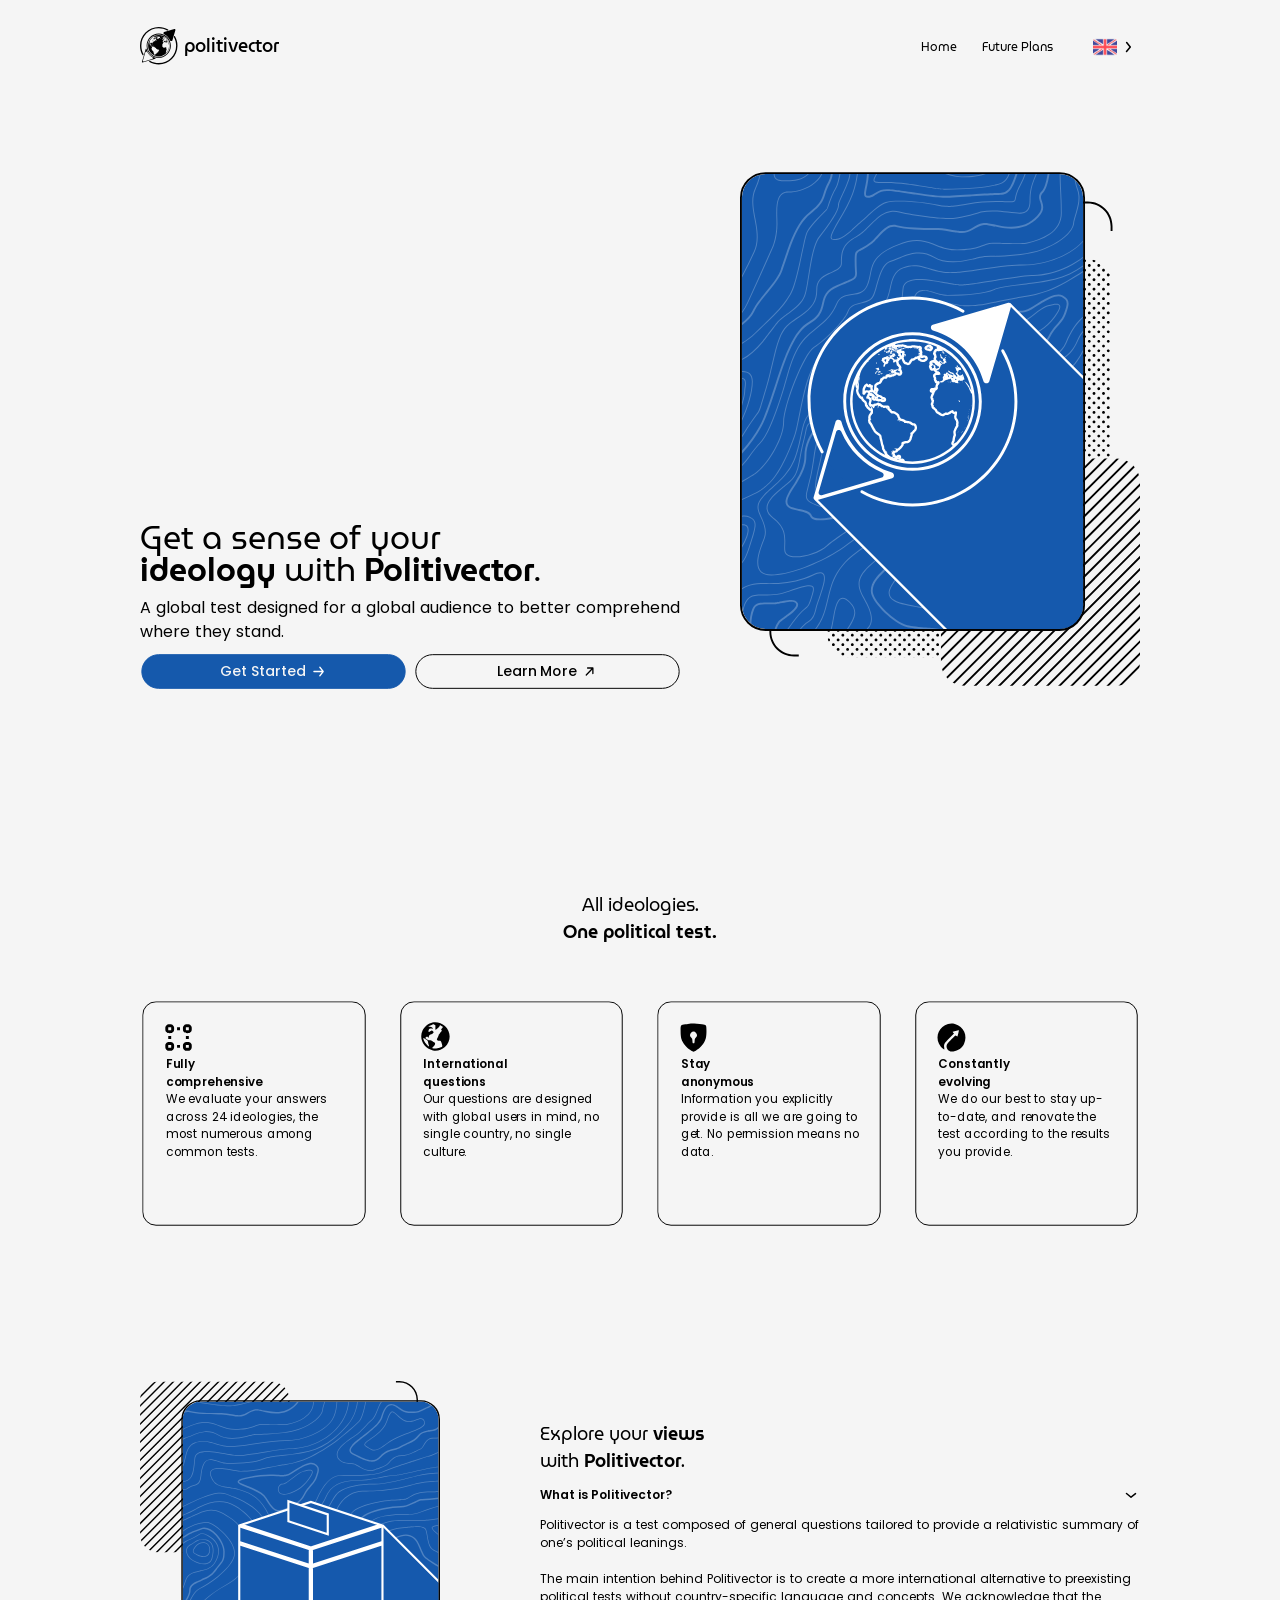
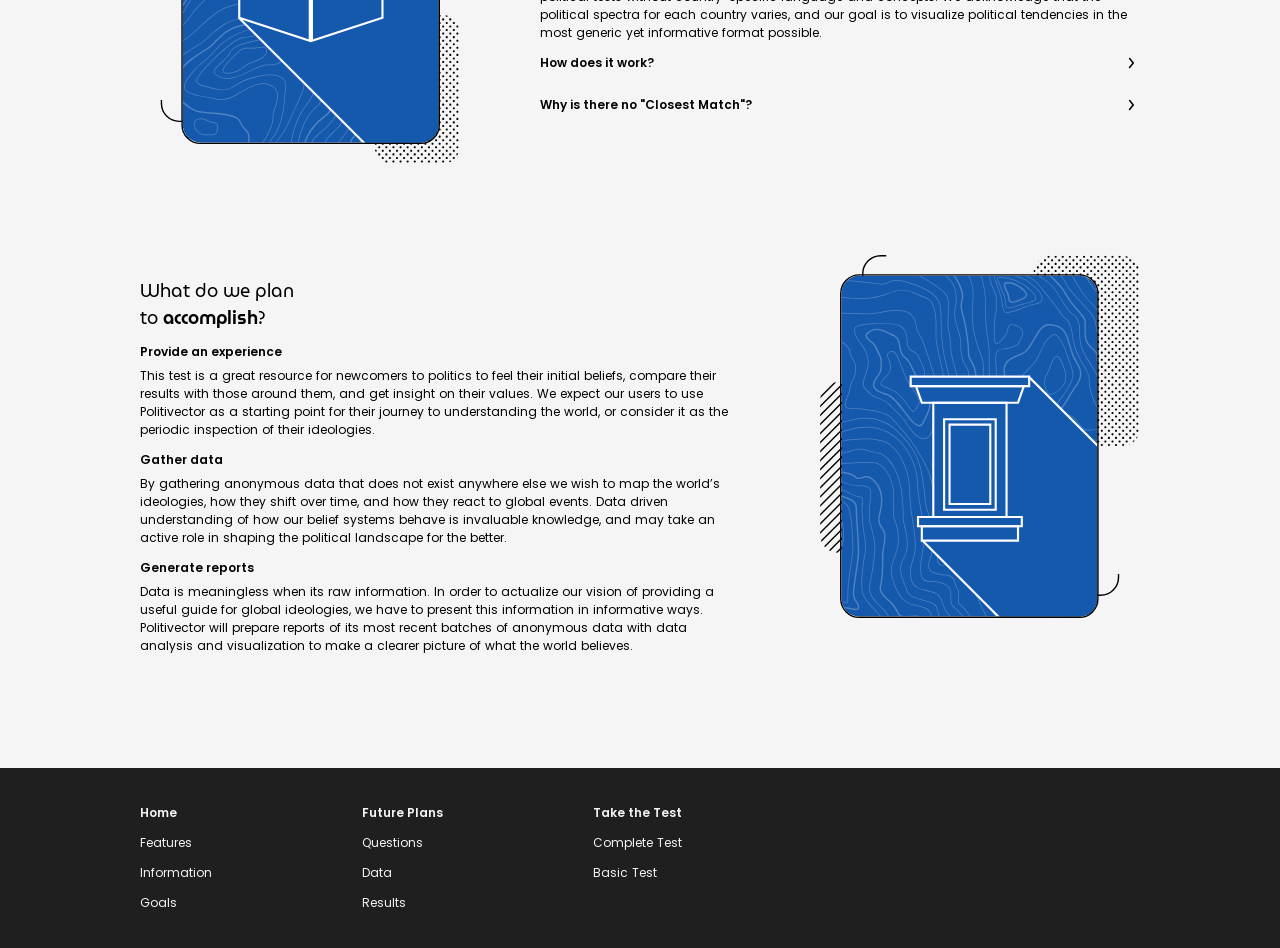
<file: index.html>
<!DOCTYPE html>
<html lang="en">
<head>
    <meta charset="UTF-8">
    <title>Politivector</title>
    <meta name="viewport" content="width=device-width, height=device-height, initial-scale=1">

    <link rel="apple-touch-icon" sizes="180x180" href="assets/favicon/apple-touch-icon.png">
    <link rel="icon" type="image/png" sizes="32x32" href="assets/favicon/favicon-32x32.png">
    <link rel="icon" type="image/png" sizes="16x16" href="assets/favicon/favicon-16x16.png">
    <link rel="manifest" href="assets/favicon/site.webmanifest">

    <link rel="stylesheet" href="css/reset.css">
    <link rel="stylesheet" href="css/fonts.css">
    <link rel="stylesheet" href="css/index/index.css">

    <!-- i18n must run before deferred scripts so window.__locale is available -->
    <script src="scripts/_i18n.js"></script>
    <script src="scripts/_menu.js" defer></script>
    <script src="scripts/_language.js" defer></script>
    <script src="scripts/_variant_font.js" defer></script>
    <script src="scripts/_accordion.js" defer></script>
    <script src="scripts/_select.js" defer></script>
    <script src="scripts/_reveal.js" defer></script>
</head>
<body>
<div id="select">
    <div id="popup">
        <svg id="popup-cancel" viewBox="0 0 24 24">
            <rect x="9" y="9" width="12" height="1.25" rx=".95" ry=".95"></rect>
        </svg>
        <p class="semi-bold" data-i18n="test-select-title"></p>
        <button id="start-complete-button" class="button primary no-arrow"
                data-i18n="test-select-complete-button"></button>
        <p class="question-count" data-i18n="test-select-complete-info"></p>
        <p data-i18n="test-select-divider"></p>
        <button id="start-basic-button" class="button secondary no-arrow" data-i18n="test-select-basic-button"></button>
        <p class="question-count" data-i18n="test-select-basic-info"></p>
    </div>
    <div id="overlay"></div>
</div>
<div class="grid-container">
    <!-- nav -->
    <header id="nav">
        <div id="logo-container">

            <p id="type-logo">politivector</p>
        </div>
        <svg id="menu-icon" viewBox="0 0 24 24" fill="var(--clr-text-primary)" class="closed">
            <rect class="line top" x="3" y="6" width="18" height="2" rx=".95" ry=".95"></rect>
            <rect class="line middle" x="3" y="11" width="18" height="2" rx=".95" ry=".95"></rect>
            <rect class="line bottom" x="3" y="16" width="18" height="2" rx=".95" ry=".95"></rect>
        </svg>
    </header>
    <div id="menu">
        <ul id="menu-list">
            <li><a class="link" href="index.html" data-i18n="menu-home"></a></li>
            <li><a class="link" href="plans.html" data-i18n="menu-future-plans"></a></li>
            <li>
                <div id="language-selector"><!-- Generated by JS --></div>
            </li>
        </ul>
    </div>
    <!-- /nav -->

    <div id="banner">
        <h1 class="no-reveal" style="--delay: 200ms" data-i18n="banner-title"></h1>
        <h2 class="no-reveal" style="--delay: 300ms" data-i18n="banner-subtitle"></h2>
        <div class="button-container no-reveal" style="--delay: 400ms">
            <button id="get-started" class="button primary" data-i18n="banner-button-primary"></button>
            <button class="button secondary" onclick="window.location.href='plans.html'"
                    data-i18n="banner-button-secondary"></button>
        </div>
    </div>
    <div id="hero">
        <object data="assets/index/illustrations/mobile/hero.svg" class="mobile no-reveal" style="--delay: 100ms"
                type="image/svg+xml"></object>
        <object data="assets/index/illustrations/desktop/hero.svg" class="desktop no-reveal" style="--delay: 500ms"
                type="image/svg+xml"></object>
    </div>
    <div id="features">
        <h3 class="no-reveal" style="--delay: 100ms" data-i18n="features-title"></h3>
        <div class="feature-container">
            <div class="feature no-reveal" style="--delay: 200ms">
                <object data="assets/index/features/comprehensive.svg" class="feature-icon"
                        type="image/svg+xml"></object>
                <p class="feature-title" data-i18n="features-comprehensive-title"></p>
                <p class="feature-text" data-i18n="features-comprehensive-text"></p>
            </div>
            <div class="feature no-reveal" style="--delay: 300ms">
                <object data="assets/index/features/international.svg" class="feature-icon"
                        type="image/svg+xml"></object>
                <p class="feature-title" data-i18n="features-international-title"></p>
                <p class="feature-text" data-i18n="features-international-text"></p>
            </div>
            <div class="feature no-reveal" style="--delay: 400ms">
                <object data="assets/index/features/anonymous.svg" class="feature-icon" type="image/svg+xml"></object>
                <p class="feature-title" data-i18n="features-anonymous-title"></p>
                <p class="feature-text" data-i18n="features-anonymous-text"></p>
            </div>
            <div class="feature no-reveal" style="--delay: 500ms">
                <object data="assets/index/features/evolving.svg" class="feature-icon" type="image/svg+xml"></object>
                <p class="feature-title" data-i18n="features-evolving-title"></p>
                <p class="feature-text" data-i18n="features-evolving-text"></p>
            </div>
        </div>
    </div>
    <div id="visual-info">
        <object data="assets/index/illustrations/mobile/visual-info.svg" class="mobile no-reveal" style="--delay: 100ms"
                type="image/svg+xml"></object>
        <object data="assets/index/illustrations/desktop/visual-info.svg" class="desktop no-reveal"
                style="--delay: 100ms" type="image/svg+xml"></object>
    </div>
    <div id="info">
        <h3 class="no-reveal" style="--delay: 100ms" data-i18n="info-title"></h3>
        <div class="dropdown">
            <div class="accordion-item no-reveal" style="--delay: 200ms">
                <div class="accordion-title">
                    <p data-i18n="info-accordion-title-1"></p>
                    <svg class="arrow" xmlns="http://www.w3.org/2000/svg" viewBox="0 0 24 24">
                        <rect width="24" height="24" transform="rotate(-90 12 12)" opacity="0"/>
                        <path d="M10 19a1 1 0 0 1-.64-.23 1 1 0 0 1-.13-1.41L13.71 12 9.39 6.63a1 1 0 0 1 .15-1.41 1 1 0 0 1 1.46.15l4.83 6a1 1 0 0 1 0 1.27l-5 6A1 1 0 0 1 10 19z"/>
                    </svg>
                </div>
                <div class="accordion-text"><p data-i18n="info-accordion-text-1"></p></div>
            </div>
            <div class="accordion-item no-reveal" style="--delay: 300ms">
                <div class="accordion-title">
                    <p data-i18n="info-accordion-title-2"></p>
                    <svg class="arrow" xmlns="http://www.w3.org/2000/svg" viewBox="0 0 24 24">
                        <rect width="24" height="24" transform="rotate(-90 12 12)" opacity="0"/>
                        <path d="M10 19a1 1 0 0 1-.64-.23 1 1 0 0 1-.13-1.41L13.71 12 9.39 6.63a1 1 0 0 1 .15-1.41 1 1 0 0 1 1.46.15l4.83 6a1 1 0 0 1 0 1.27l-5 6A1 1 0 0 1 10 19z"/>
                    </svg>
                </div>
                <div class="accordion-text"><p data-i18n="info-accordion-text-2"></p></div>
            </div>
            <div class="accordion-item no-reveal" style="--delay: 400ms">
                <div class="accordion-title">
                    <p data-i18n="info-accordion-title-3"></p>
                    <svg class="arrow" xmlns="http://www.w3.org/2000/svg" viewBox="0 0 24 24">
                        <rect width="24" height="24" transform="rotate(-90 12 12)" opacity="0"/>
                        <path d="M10 19a1 1 0 0 1-.64-.23 1 1 0 0 1-.13-1.41L13.71 12 9.39 6.63a1 1 0 0 1 .15-1.41 1 1 0 0 1 1.46.15l4.83 6a1 1 0 0 1 0 1.27l-5 6A1 1 0 0 1 10 19z"/>
                    </svg>
                </div>
                <div class="accordion-text"><p data-i18n="info-accordion-text-3"></p></div>
            </div>
        </div>
    </div>
    <div id="goals">
        <h3 class="no-reveal" style="--delay: 100ms" data-i18n="goals-title"></h3>
        <div class="paragraph-item no-reveal" style="--delay: 200ms">
            <p class="semi-bold" data-i18n="goals-experience-title"></p>
            <p data-i18n="goals-experience-text"></p>
        </div>
        <div class="paragraph-item no-reveal" style="--delay: 300ms">
            <p class="semi-bold" data-i18n="goals-data-title"></p>
            <p data-i18n="goals-data-text"></p>
        </div>
        <div class="paragraph-item no-reveal" style="--delay: 400ms">
            <p class="semi-bold" data-i18n="goals-reports-title"></p>
            <p data-i18n="goals-reports-text"></p>
        </div>
    </div>
    <div id="visual-goals">
        <object data="assets/index/illustrations/desktop/visual-goals.svg" class="desktop no-reveal"
                style="--delay: 100ms" type="image/svg+xml"></object>
    </div>
</div>
<footer>
    <div id="footer">
        <div class="footer-list">
            <div class="footer-item">
                <a href="index.html" class="semi-bold" data-i18n="footer-home"></a>
                <a href="index.html#features" data-i18n="footer-home-features"></a>
                <a href="index.html#info" data-i18n="footer-home-information"></a>
                <a href="index.html#goals" data-i18n="footer-home-goals"></a>
            </div>
            <div class="footer-item">
                <a href="plans.html" class="semi-bold" data-i18n="footer-plans"></a>
                <a href="plans.html#questions" data-i18n="footer-plans-questions"></a>
                <a href="plans.html#data" data-i18n="footer-plans-data"></a>
                <a href="plans.html#results" data-i18n="footer-plans-results"></a>
            </div>
            <div class="footer-item">
                <p class="semi-bold" data-i18n="footer-test"></p>
                <a href="start.html?test=complete" data-i18n="footer-test-complete"></a>
                <a href="start.html?test=basic" data-i18n="footer-test-basic"></a>
            </div>
        </div>
    </div>
</footer>
</body>
</html>
</file>
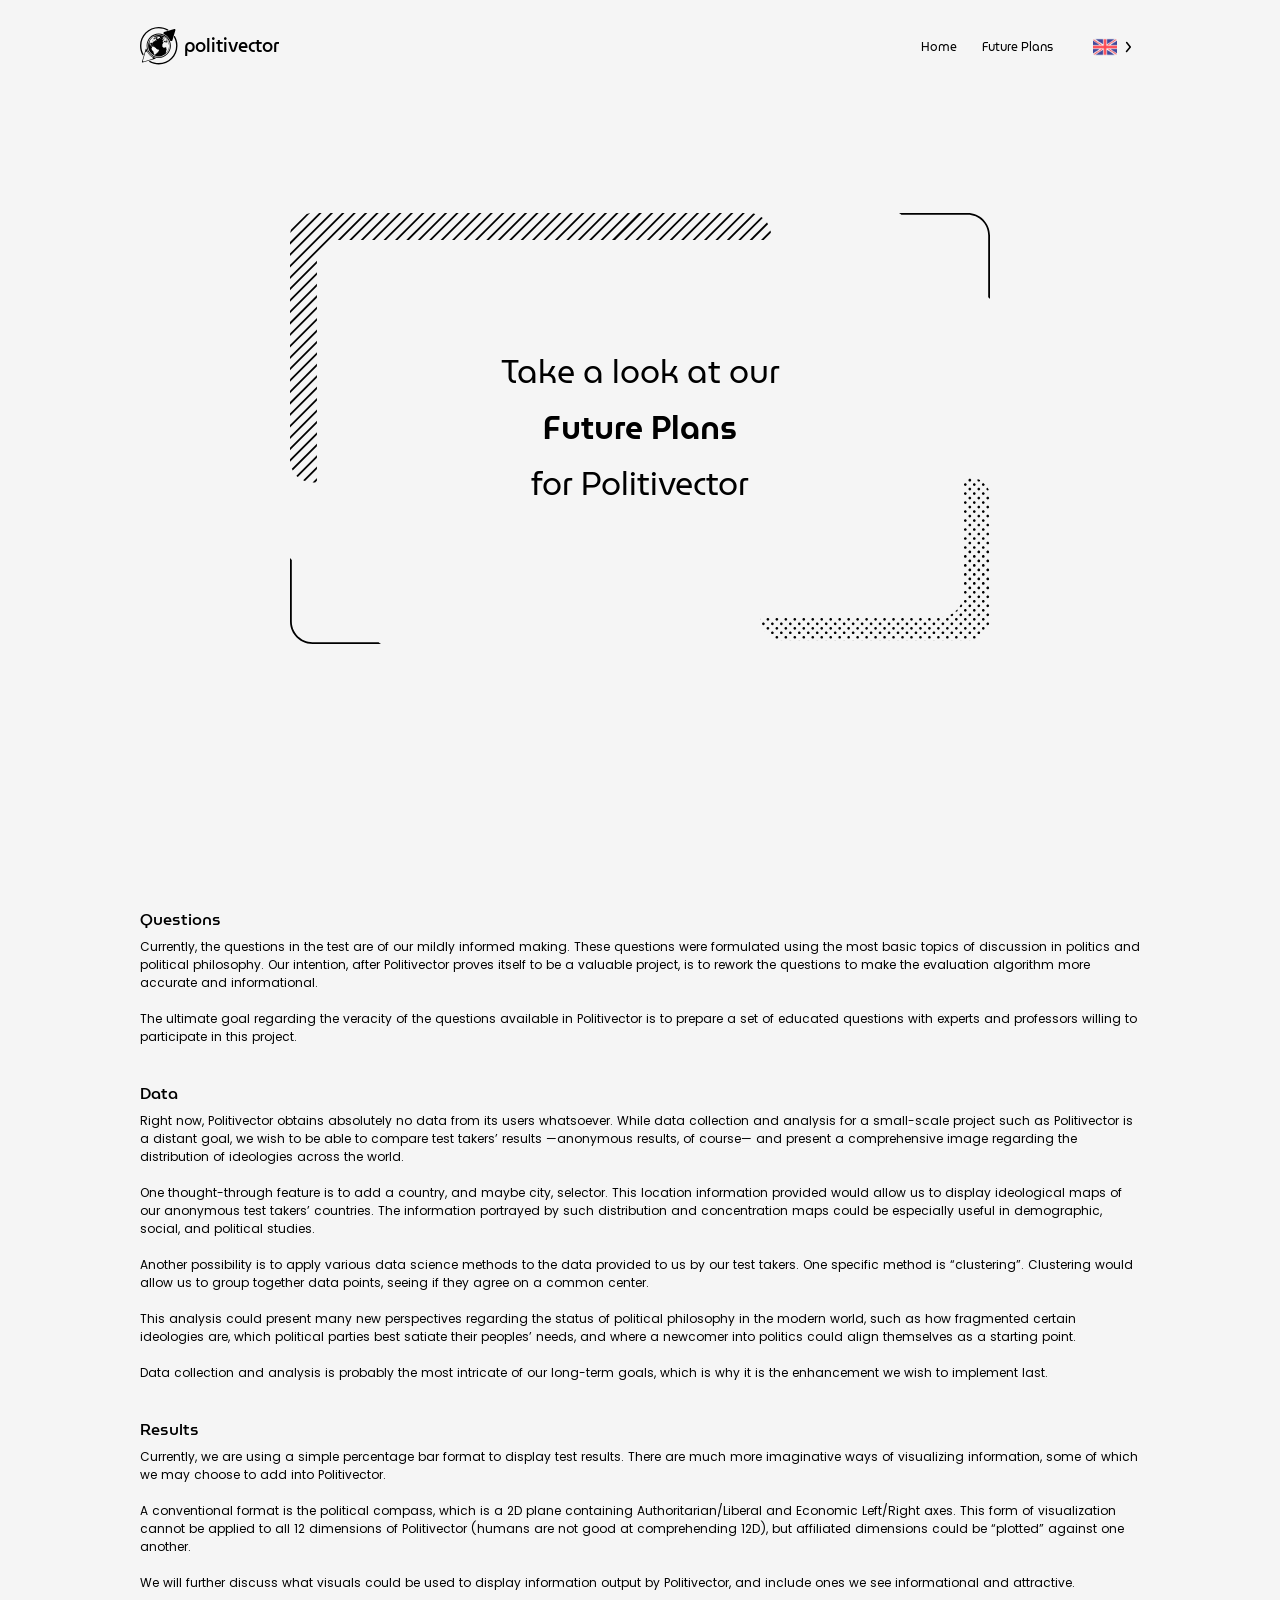
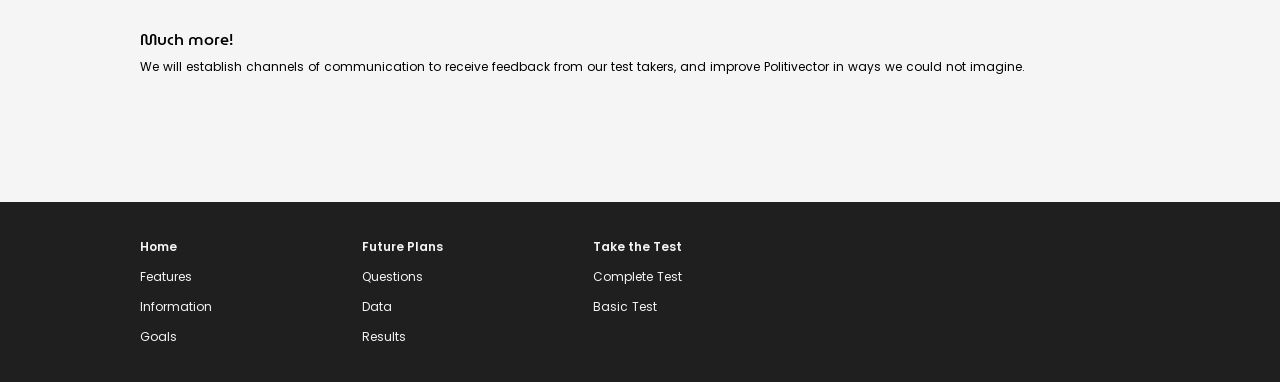
<file: plans.html>
<!DOCTYPE html>
<html lang="en">
<head>
    <meta charset="UTF-8">
    <title>Politivector</title>
    <meta name="viewport" content="width=device-width, height=device-height, initial-scale=1">

    <link rel="apple-touch-icon" sizes="180x180" href="assets/favicon/apple-touch-icon.png">
    <link rel="icon" type="image/png" sizes="32x32" href="assets/favicon/favicon-32x32.png">
    <link rel="icon" type="image/png" sizes="16x16" href="assets/favicon/favicon-16x16.png">
    <link rel="manifest" href="assets/favicon/site.webmanifest">

    <link rel="stylesheet" href="css/reset.css">
    <link rel="stylesheet" href="css/fonts.css">
    <link rel="stylesheet" href="css/plans/plans.css">

    <script src="scripts/_i18n.js"></script>
    <script src="scripts/_menu.js" defer></script>
    <script src="scripts/_language.js" defer></script>
    <script src="scripts/_variant_font.js" defer></script>
    <script src="scripts/_reveal.js" defer></script>
</head>
<body>
<div class="grid-container">
    <!-- nav -->
    <header id="nav">
        <div id="logo-container">

            <p id="type-logo">politivector</p>
        </div>
        <svg id="menu-icon" viewBox="0 0 24 24" fill="var(--clr-text-primary)" class="closed">
            <rect class="line top" x="3" y="6" width="18" height="2" rx=".95" ry=".95"></rect>
            <rect class="line middle" x="3" y="11" width="18" height="2" rx=".95" ry=".95"></rect>
            <rect class="line bottom" x="3" y="16" width="18" height="2" rx=".95" ry=".95"></rect>
        </svg>
    </header>
    <div id="menu">
        <ul id="menu-list">
            <li><a class="link" href="index.html" data-i18n="menu-home"></a></li>
            <li><a class="link" href="plans.html" data-i18n="menu-future-plans"></a></li>
            <li>
                <div id="language-selector"><!-- Generated by JS --></div>
            </li>
        </ul>
    </div>
    <!-- /nav -->

    <div id="banner">
        <div class="visual no-reveal" style="--delay: 100ms">
            <h1 class="no-reveal" style="--delay: 200ms" data-i18n="plans-banner"></h1>
        </div>
    </div>
    <div id="content">
        <div id="questions" class="content-item">
            <h4 class="no-reveal" style="--delay: 100ms" data-i18n="plans-questions-title"></h4>
            <p class="no-reveal" style="--delay: 200ms" data-i18n="plans-questions-text"></p>
        </div>
        <div id="data" class="content-item">
            <h4 class="no-reveal" style="--delay: 100ms" data-i18n="plans-data-title"></h4>
            <p class="no-reveal" style="--delay: 200ms" data-i18n="plans-data-text"></p>
        </div>
        <div id="results" class="content-item">
            <h4 class="no-reveal" style="--delay: 100ms" data-i18n="plans-results-title"></h4>
            <p class="no-reveal" style="--delay: 200ms" data-i18n="plans-results-text"></p>
        </div>
        <div class="content-item">
            <h4 class="no-reveal" style="--delay: 100ms" data-i18n="plans-much-more-title"></h4>
            <p class="no-reveal" style="--delay: 200ms" data-i18n="plans-much-more-text"></p>
        </div>
    </div>
</div>
<footer>
    <div id="footer">
        <div class="footer-list">
            <div class="footer-item">
                <a href="index.html" class="semi-bold" data-i18n="footer-home"></a>
                <a href="index.html#features" data-i18n="footer-home-features"></a>
                <a href="index.html#info" data-i18n="footer-home-information"></a>
                <a href="index.html#goals" data-i18n="footer-home-goals"></a>
            </div>
            <div class="footer-item">
                <a href="plans.html" class="semi-bold" data-i18n="footer-plans"></a>
                <a href="plans.html#questions" data-i18n="footer-plans-questions"></a>
                <a href="plans.html#data" data-i18n="footer-plans-data"></a>
                <a href="plans.html#results" data-i18n="footer-plans-results"></a>
            </div>
            <div class="footer-item">
                <p class="semi-bold" data-i18n="footer-test"></p>
                <a href="start.html?test=complete" data-i18n="footer-test-complete"></a>
                <a href="start.html?test=basic" data-i18n="footer-test-basic"></a>
            </div>
        </div>
    </div>
</footer>
</body>
</html>
</file>
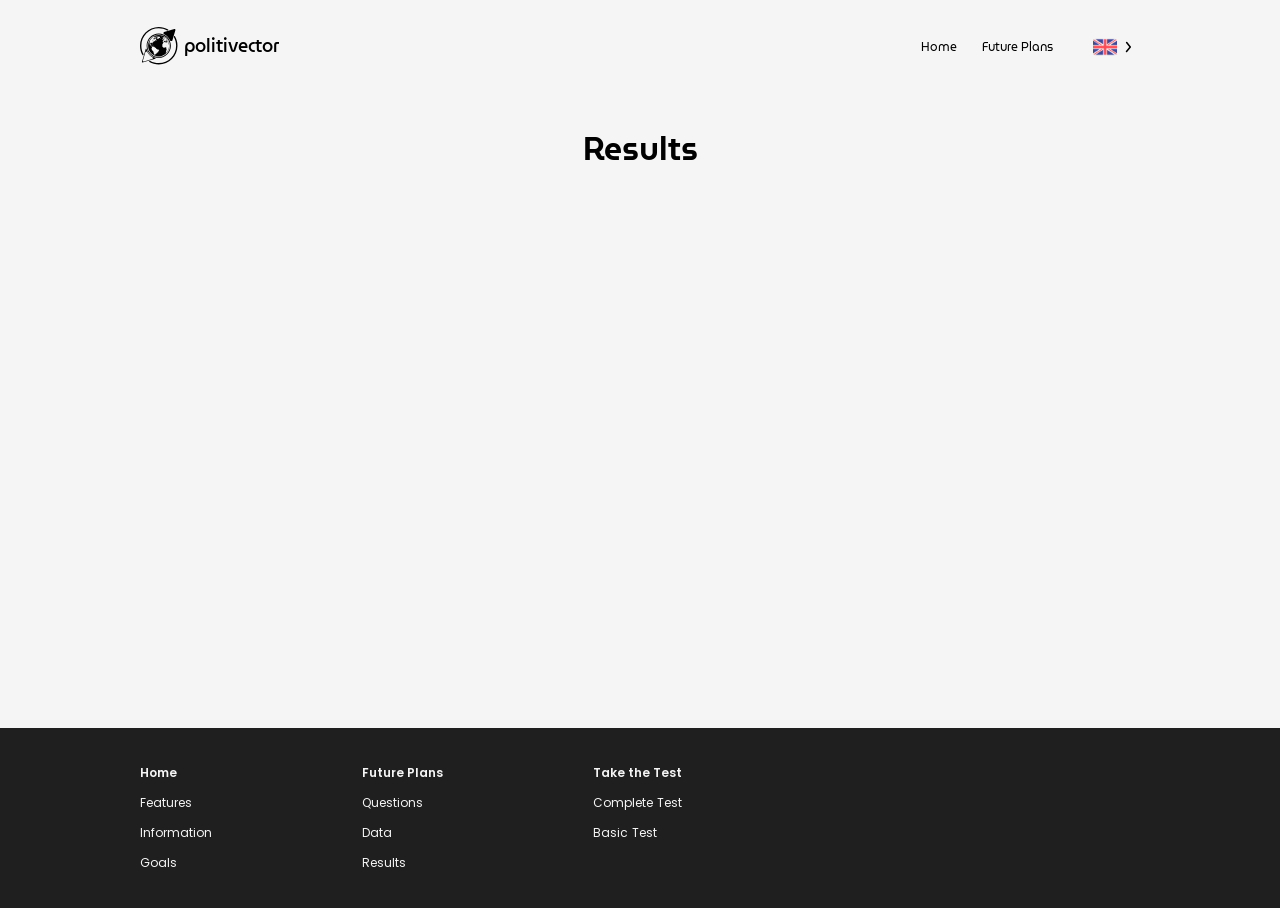
<file: results.html>
<!DOCTYPE html>
<html lang="en">
<head>
    <meta charset="UTF-8">
    <title>Politivector</title>
    <meta name="viewport" content="width=device-width, height=device-height, initial-scale=1">

    <link rel="apple-touch-icon" sizes="180x180" href="assets/favicon/apple-touch-icon.png">
    <link rel="icon" type="image/png" sizes="32x32" href="assets/favicon/favicon-32x32.png">
    <link rel="icon" type="image/png" sizes="16x16" href="assets/favicon/favicon-16x16.png">
    <link rel="manifest" href="assets/favicon/site.webmanifest">

    <link rel="stylesheet" href="css/reset.css">
    <link rel="stylesheet" href="css/fonts.css">
    <link rel="stylesheet" href="css/results/results.css">

    <!-- i18n first so window.__locale and window.__t are available -->
    <script src="scripts/_i18n.js"></script>
    <script src="scripts/_menu.js" defer></script>
    <script src="scripts/_variant_font.js" defer></script>
    <script src="scripts/_reveal.js" defer></script>

    <!-- Results rendering: load data then renderer -->
    <script src="data/dimensions.js" defer></script>
    <script src="scripts/results_handler.js" defer></script>
    <script src="scripts/_results_page.js" defer></script>

    <!-- Language selector after results rendering -->
    <script src="scripts/_language.js" defer></script>
</head>
<body>
<div class="grid-container">
    <!-- nav -->
    <header id="nav">
        <div id="logo-container">

            <p id="type-logo">politivector</p>
        </div>
        <svg id="menu-icon" viewBox="0 0 24 24" fill="var(--clr-text-primary)" class="closed">
            <rect class="line top" x="3" y="6" width="18" height="2" rx=".95" ry=".95"></rect>
            <rect class="line middle" x="3" y="11" width="18" height="2" rx=".95" ry=".95"></rect>
            <rect class="line bottom" x="3" y="16" width="18" height="2" rx=".95" ry=".95"></rect>
        </svg>
    </header>
    <div id="menu">
        <ul id="menu-list">
            <li><a class="link" href="index.html" data-i18n="menu-home"></a></li>
            <li><a class="link" href="plans.html" data-i18n="menu-future-plans"></a></li>
            <li>
                <div id="language-selector"><!-- Generated by JS --></div>
            </li>
        </ul>
    </div>
    <!-- /nav -->

    <div id="content">
        <h1 class="semi-bold no-reveal" style="--delay: 100ms" data-i18n="results"></h1>
        <div id="panel">
            <!-- Dimension bars rendered by _results_page.js -->
        </div>
    </div>
</div>
<footer>
    <div id="footer">
        <div class="footer-list">
            <div class="footer-item">
                <a href="index.html" class="semi-bold" data-i18n="footer-home"></a>
                <a href="index.html#features" data-i18n="footer-home-features"></a>
                <a href="index.html#info" data-i18n="footer-home-information"></a>
                <a href="index.html#goals" data-i18n="footer-home-goals"></a>
            </div>
            <div class="footer-item">
                <a href="plans.html" class="semi-bold" data-i18n="footer-plans"></a>
                <a href="plans.html#questions" data-i18n="footer-plans-questions"></a>
                <a href="plans.html#data" data-i18n="footer-plans-data"></a>
                <a href="plans.html#results" data-i18n="footer-plans-results"></a>
            </div>
            <div class="footer-item">
                <p class="semi-bold" data-i18n="footer-test"></p>
                <a href="start.html?test=complete" data-i18n="footer-test-complete"></a>
                <a href="start.html?test=basic" data-i18n="footer-test-basic"></a>
            </div>
        </div>
    </div>
</footer>
</body>
</html>
</file>
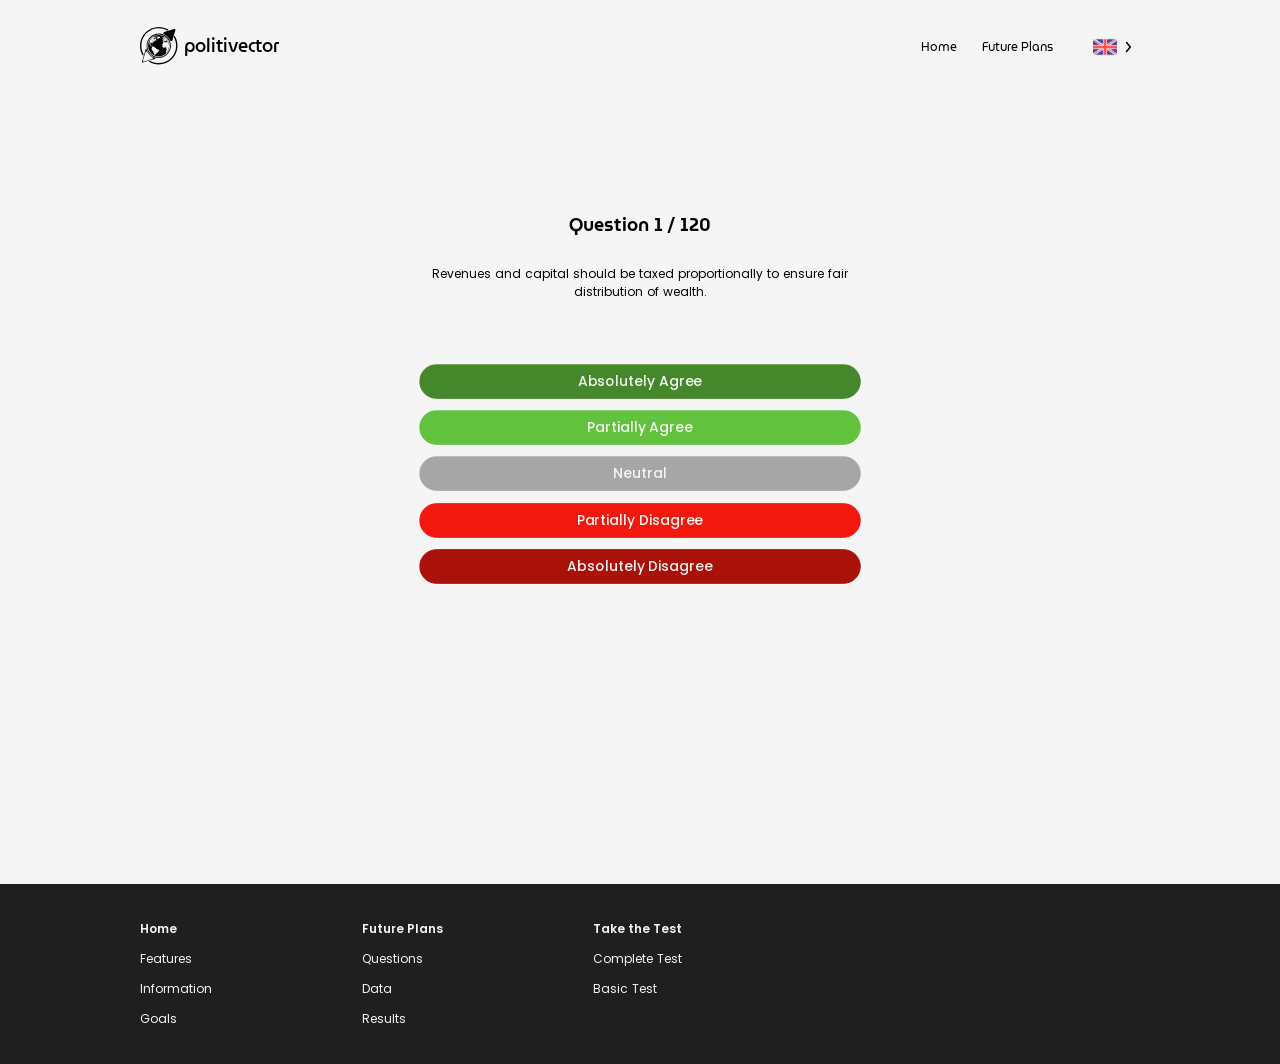
<file: start.html>
<!DOCTYPE html>
<html lang="en">
<head>
    <meta charset="UTF-8">
    <title>Politivector</title>
    <meta name="viewport" content="width=device-width, height=device-height, initial-scale=1">

    <link rel="apple-touch-icon" sizes="180x180" href="assets/favicon/apple-touch-icon.png">
    <link rel="icon" type="image/png" sizes="32x32" href="assets/favicon/favicon-32x32.png">
    <link rel="icon" type="image/png" sizes="16x16" href="assets/favicon/favicon-16x16.png">
    <link rel="manifest" href="assets/favicon/site.webmanifest">

    <link rel="stylesheet" href="css/reset.css">
    <link rel="stylesheet" href="css/fonts.css">
    <link rel="stylesheet" href="css/questions/questions.css">

    <!-- _i18n.js runs synchronously to set window.__locale before question_handler reads it -->
    <script src="scripts/_i18n.js"></script>
    <script src="scripts/_menu.js" defer></script>
    <script src="scripts/_language.js" defer></script>
    <script src="scripts/_variant_font.js" defer></script>
    <script src="scripts/_reveal.js" defer></script>

    <!-- questions.js must load before question_handler.js -->
    <script src="data/questions.js"></script>
    <script src="scripts/question_handler.js"></script>
</head>
<body>
<div class="grid-container">
    <!-- nav -->
    <header id="nav">
        <div id="logo-container">

            <p id="type-logo">politivector</p>
        </div>
        <svg id="menu-icon" viewBox="0 0 24 24" fill="var(--clr-text-primary)" class="closed">
            <rect class="line top" x="3" y="6" width="18" height="2" rx=".95" ry=".95"></rect>
            <rect class="line middle" x="3" y="11" width="18" height="2" rx=".95" ry=".95"></rect>
            <rect class="line bottom" x="3" y="16" width="18" height="2" rx=".95" ry=".95"></rect>
        </svg>
    </header>
    <div id="menu">
        <ul id="menu-list">
            <li><a class="link" href="index.html" data-i18n="menu-home"></a></li>
            <li><a class="link" href="plans.html" data-i18n="menu-future-plans"></a></li>
            <li>
                <div id="language-selector"><!-- Generated by JS --></div>
            </li>
        </ul>
    </div>
    <!-- /nav -->

    <div id="question">
        <div id="card">
            <h3 id="question-number" class="semi-bold no-reveal" style="--delay: 100ms"></h3>
            <p id="question-text" class="no-reveal" style="--delay: 200ms"></p>
            <div class="button-container">
                <button id="aa" class="button no-reveal" onclick="questionAnswered(0);" style="--delay: 300ms"
                        data-i18n="questions-absolutely-agree"></button>
                <button id="pa" class="button no-reveal" onclick="questionAnswered(1);" style="--delay: 400ms"
                        data-i18n="questions-partially-agree"></button>
                <button id="ne" class="button no-reveal" onclick="questionAnswered(2);" style="--delay: 500ms"
                        data-i18n="questions-neutral"></button>
                <button id="pd" class="button no-reveal" onclick="questionAnswered(3);" style="--delay: 600ms"
                        data-i18n="questions-partially-disagree"></button>
                <button id="ad" class="button no-reveal" onclick="questionAnswered(4);" style="--delay: 700ms"
                        data-i18n="questions-absolutely-disagree"></button>
                <button id="back" class="button no-reveal" onclick="previousQuestion();"
                        style="--delay: 800ms"></button>
            </div>
        </div>
    </div>
</div>
<footer>
    <div id="footer">
        <div class="footer-list">
            <div class="footer-item">
                <a href="index.html" class="semi-bold" data-i18n="footer-home"></a>
                <a href="index.html#features" data-i18n="footer-home-features"></a>
                <a href="index.html#info" data-i18n="footer-home-information"></a>
                <a href="index.html#goals" data-i18n="footer-home-goals"></a>
            </div>
            <div class="footer-item">
                <a href="plans.html" class="semi-bold" data-i18n="footer-plans"></a>
                <a href="plans.html#questions" data-i18n="footer-plans-questions"></a>
                <a href="plans.html#data" data-i18n="footer-plans-data"></a>
                <a href="plans.html#results" data-i18n="footer-plans-results"></a>
            </div>
            <div class="footer-item">
                <p class="semi-bold" data-i18n="footer-test"></p>
                <a href="start.html?test=complete" data-i18n="footer-test-complete"></a>
                <a href="start.html?test=basic" data-i18n="footer-test-basic"></a>
            </div>
        </div>
    </div>
</footer>
</body>
</html>
</file>
<file: css/fonts.css>
@font-face {
  font-family: "Poppins";
  font-weight: 400;
  src: url("../fonts/Poppins/Poppins-Regular.woff") format("woff"), url("../fonts/Poppins/Poppins-Regular.ttf") format("ttf");
}
@font-face {
  font-family: "Poppins";
  font-weight: 600;
  src: url("../fonts/Poppins/Poppins-Medium.woff") format("woff"), url("../fonts/Poppins/Poppins-Medium.ttf") format("ttf");
}
@font-face {
  font-family: "Poppins";
  font-weight: 800;
  src: url("../fonts/Poppins/Poppins-SemiBold.woff") format("woff"), url("../fonts/Poppins/Poppins-SemiBold.ttf") format("ttf");
}
@font-face {
  font-family: "MuseoModerno";
  font-weight: 400;
  src: url("../fonts/MuseoModerno/MuseoModerno-Regular.woff2") format("woff2"), url("../fonts/MuseoModerno/MuseoModerno-Regular.woff") format("woff");
}
@font-face {
  font-family: "MuseoModerno";
  font-weight: 600;
  src: url("../fonts/MuseoModerno/MuseoModerno-Medium.woff2") format("woff2"), url("../fonts/MuseoModerno/MuseoModerno-Medium.woff") format("woff");
}
@font-face {
  font-family: "MuseoModerno";
  font-weight: 800;
  src: url("../fonts/MuseoModerno/MuseoModerno-SemiBold.woff2") format("woff2"), url("../fonts/MuseoModerno/MuseoModerno-SemiBold.woff") format("woff");
}
:root {
  /* Font rules */
  --font-family: 'Poppins', sans-serif;
  font-size: 62.5%;
  --fw-regular: 400;
  --fw-medium: 600;
  --fw-semibold: 800;
  color: var(--clr-text-primary);
  font-family: var(--font-family);
  --fs-nav: 1.0rem;
  --fs-body: 1.2rem;
  --fs-button: 1.2rem;
  --fs-quaternary: 1.4rem;
  --fs-tertiary: 1.6rem;
  --fs-secondary: 1.2rem;
  --fs-primary: 2.1rem;
  --fs-404: 9.0rem;
}
@media screen and (min-width: 370px) {
  :root {
    --fs-nav: 1.2rem;
    --fs-body: 1.35rem;
    --fs-button: 1.35rem;
    --fs-quaternary: 1.6rem;
    --fs-tertiary: 1.8rem;
    --fs-secondary: 1.4rem;
    --fs-primary: 2.5rem;
    --fs-404: 9.0rem;
  }
}
@media screen and (min-width: 400px) {
  :root {
    --fs-nav: 1.2rem;
    --fs-body: 1.5rem;
    --fs-button: 1.5rem;
    --fs-quaternary: 1.8rem;
    --fs-tertiary: 2.1rem;
    --fs-secondary: 1.6rem;
    --fs-primary: 2.75rem;
    --fs-404: 9.0rem;
  }
}
@media screen and (min-width: 750px) {
  :root {
    --fs-nav: 1.2rem;
    --fs-body: 1.2rem;
    --fs-button: 1.4rem;
    --fs-quaternary: 1.6rem;
    --fs-tertiary: 1.8rem;
    --fs-secondary: 1.6rem;
    --fs-primary: 3.2rem;
    --fs-404: 9.0rem;
  }
}

h1,
h3,
h4 {
  font-family: "MuseoModerno", sans-serif;
}

h1 {
  font-size: var(--fs-primary);
  line-height: 100%;
}

h2 {
  font-size: var(--fs-secondary);
}

h3 {
  font-size: var(--fs-tertiary);
}

h4 {
  font-size: var(--fs-quaternary);
}

.semi-bold {
  font-weight: var(--fw-semibold);
}

/*# sourceMappingURL=fonts.css.map */
</file>
<file: css/index/index.css>
@import "../components/buttons.css";
@import "../components/footer.css";
@import "../components/menu.css";
@import "../components/nav.css";
@import "../components/select.css";
@import "banner.css";
@import "features.css";
@import "goals.css";
@import "illustrations.css";
@import "info.css";
.grid-container {
  top: 0;
  margin-left: auto;
  margin-right: auto;
  width: 90%;
  max-width: 1000px;
  display: grid;
  grid-template-columns: 20% 20% 20% 20% 20%;
}

#nav,
#menu,
#banner,
#hero,
#features,
#info,
#visual-info,
#goals {
  grid-column: 1/span 5;
}

#nav {
  order: 0;
  height: 10svh;
  min-height: 50px;
  max-height: 75px;
}

#menu {
  overflow: clip;
  order: 1;
  transition: height 300ms ease-in-out;
}

#banner {
  order: 3;
  height: 40svh;
  min-height: 200px;
  max-height: 700px;
  padding: 3svh 0;
}

#hero {
  order: 2;
  height: 45svh;
  min-height: 200px;
  max-height: 700px;
  margin-top: 2svh;
}

#features {
  order: 4;
  margin-top: 10svh;
}

#visual-info {
  order: 6;
  margin-top: 10svh;
}

#info {
  order: 5;
  margin-top: 10svh;
}

#goals {
  order: 7;
  margin-top: 10svh;
}

#visual-goals {
  display: none;
  order: 8;
}

footer {
  margin-top: 10svh;
}

@media screen and (min-width: 50em) {
  #nav {
    grid-column: 1/span 1;
    height: 10svh;
  }
  #menu {
    grid-column: 2/span 4;
    height: 10svh;
    min-height: 50px;
    max-height: 75px;
    transition: none;
  }
  #banner {
    grid-column: 1/span 3;
    order: 1;
    height: 90svh;
    padding: 12.5svh 0;
  }
  #hero {
    grid-column: 4/span 2;
    order: 2;
    height: 90svh;
    padding-top: 7.5svh;
    padding-bottom: 12.5svh;
  }
  #visual-info {
    grid-column: 1/span 2;
    order: 4;
    margin-top: 15svh;
  }
  #info {
    grid-column: 3/span 3;
    order: 5;
    margin-top: 15svh;
  }
  #goals {
    grid-column: 1/span 3;
    margin-top: 10svh;
  }
  #visual-goals {
    grid-column: 4/span 2;
    display: block;
    margin-top: 10svh;
  }
  footer {
    height: auto;
  }
}

/*# sourceMappingURL=index.css.map */
</file>
<file: css/plans/plans.css>
@import "../components/buttons.css";
@import "../components/footer.css";
@import "../components/menu.css";
@import "../components/nav.css";
@import "banner.css";
@import "content.css";
.grid-container {
  top: 0;
  margin-left: auto;
  margin-right: auto;
  width: 90%;
  max-width: 1000px;
  display: grid;
  grid-template-columns: 20% 20% 20% 20% 20%;
}

#nav,
#menu,
#banner,
#content {
  grid-column: 1/span 5;
}

#nav {
  order: 0;
  height: 10svh;
  min-height: 50px;
  max-height: 75px;
}

#menu {
  overflow: clip;
  order: 1;
  transition: height 300ms ease-in-out;
}

#banner {
  order: 2;
  height: 80svh;
  min-height: 200px;
  max-height: 600px;
  margin: 2.5svh 0 7.5svh 0;
}

#content {
  order: 3;
  height: auto;
  margin-bottom: 10svh;
}

@media screen and (min-width: 50em) {
  #nav {
    grid-column: 1/span 1;
    height: 10svh;
  }
  #menu {
    grid-column: 2/span 4;
    height: 10svh;
    min-height: 50px;
    max-height: 75px;
    transition: none;
  }
  #banner {
    grid-column: 1/span 5;
    height: 70svh;
    margin: 5svh 0 15svh 0;
  }
  footer {
    height: auto;
  }
}

/*# sourceMappingURL=plans.css.map */
</file>
<file: css/results/results.css>
@import "../components/buttons.css";
@import "../components/footer.css";
@import "../components/menu.css";
@import "../components/nav.css";
@import "content.css";
.grid-container {
  top: 0;
  margin-left: auto;
  margin-right: auto;
  width: 90%;
  max-width: 1000px;
  display: grid;
  grid-template-columns: 20% 20% 20% 20% 20%;
}

#nav,
#menu,
#content {
  grid-column: 1/span 5;
}

#nav {
  order: 0;
  height: 10vh;
  min-height: 50px;
  max-height: 75px;
}

#menu {
  overflow: clip;
  order: 1;
  transition: height 300ms ease-in-out;
}

#content {
  order: 2;
  margin-top: 2.5vh;
  margin-bottom: auto;
}

@media screen and (min-width: 50em) {
  #nav {
    grid-column: 1/span 1;
    height: 10vh;
  }
  #menu {
    grid-column: 2/span 4;
    height: 10vh;
    min-height: 50px;
    max-height: 75px;
    transition: none;
  }
  #content {
    grid-column: 1/span 5;
    margin-top: 7.5vh;
    margin-bottom: 7.5vh;
  }
  footer {
    height: auto;
  }
}

/*# sourceMappingURL=results.css.map */
</file>
<file: css/questions/questions.css>
@import "../components/buttons.css";
@import "../components/footer.css";
@import "../components/menu.css";
@import "../components/nav.css";
@import "question.css";
.grid-container {
  top: 0;
  margin-left: auto;
  margin-right: auto;
  width: 90%;
  max-width: 1000px;
  display: grid;
  grid-template-columns: 20% 20% 20% 20% 20%;
}

#nav,
#menu,
#question {
  grid-column: 1/span 5;
}

#nav {
  order: 0;
  height: 10vh;
  min-height: 50px;
  max-height: 75px;
}

#menu {
  overflow: clip;
  order: 1;
  transition: height 300ms ease-in-out;
}

#question {
  order: 2;
  height: 80vh;
  min-height: 200px;
  max-height: 700px;
  margin-top: 2.5vh;
}

@media screen and (min-width: 50em) {
  #nav {
    grid-column: 1/span 1;
    height: 10vh;
  }
  #menu {
    grid-column: 2/span 4;
    height: 10vh;
    min-height: 50px;
    max-height: 75px;
    transition: none;
  }
  #question {
    grid-column: 1/span 5;
    height: 70vh;
    margin-top: 7.5vh;
    margin-bottom: 7.5vh;
  }
  footer {
    height: auto;
  }
}

/*# sourceMappingURL=questions.css.map */
</file>
